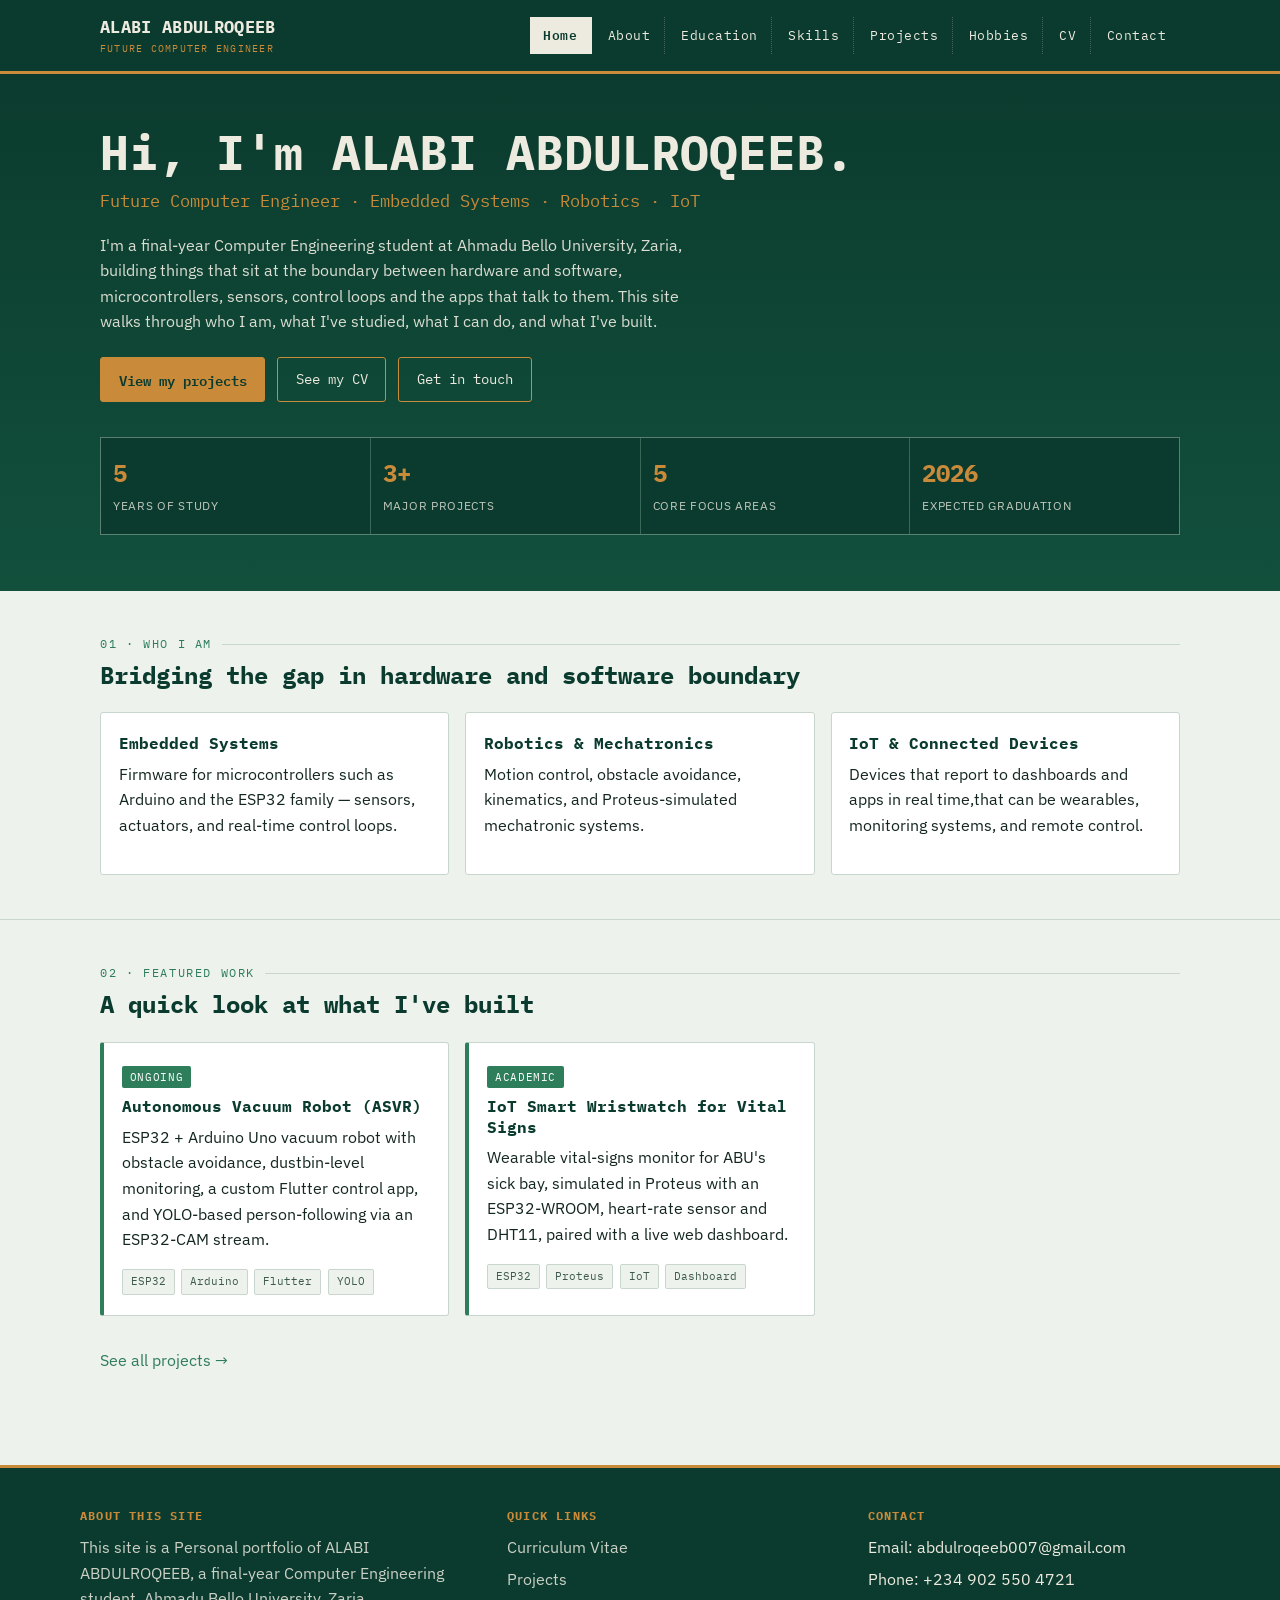
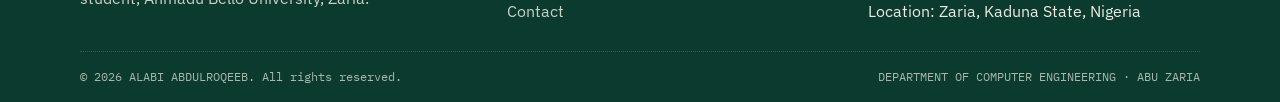
<file: index.html>
<!DOCTYPE html>
<html lang="en">
<head>
<meta charset="UTF-8">
<meta name="viewport" content="width=device-width, initial-scale=1.0">
<title>ALABI ABDULROQEEB  Future Computer Engineer</title>
<meta name="description" content="Personal portfolio of a final-year Electrical/Computer Engineering student at Ahmadu Bello University, Zaria.">
<link rel="stylesheet" href="assets/css/style.css">
</head>
<body>
<a class="skip-link" href="#main">Skip to main content</a>

<header class="site-header">
  <div class="header-bar">
    <a class="brand" href="index.html">ALABI ABDULROQEEB<small>Future Computer Engineer</small></a>
    <input type="checkbox" id="nav-toggle" class="nav-toggle">
    <label for="nav-toggle" class="nav-toggle-label"><span class="open-icon">MENU&nbsp;☰</span><span class="close-icon">CLOSE&nbsp;✕</span></label>
    <nav class="site-nav" aria-label="Primary">
      <ul>
        <li><a href="index.html" aria-current="page">Home</a></li>
        <li><a href="about.html">About</a></li>
        <li><a href="education.html">Education</a></li>
        <li><a href="skills.html">Skills</a></li>
        <li><a href="projects.html">Projects</a></li>
        <li><a href="hobbies.html">Hobbies</a></li>
        <li><a href="cv.html">CV</a></li>
        <li><a href="contact.html">Contact</a></li>
      </ul>
    </nav>
  </div>
</header>

<main id="main">

  <section class="hero">
    <div class="container">
     <!-- <p class="boot">&gt; booting portfolio wait a minute...<br>
&gt; Loading profile: <span class="ed">ALABI ABDULROQEEB</span><br>
&gt; Institution: Ahmadu Bello University, Zaria<br>
&gt; Programme:Computer Engineering, Final Year<br>
&gt; Status: READY<span class="cursor">_</span></p>
-->
      <h1>Hi, I'm <span class="ed">ALABI ABDULROQEEB</span>.</h1>
      <p class="role">Future Computer Engineer · Embedded Systems · Robotics · IoT</p>
      <p class="lede">I'm a final-year Computer Engineering student at Ahmadu Bello University, Zaria, building things that sit at the boundary between hardware and software,  microcontrollers, sensors, control loops and the apps that talk to them. This site walks through who I am, what I've studied, what I can do, and what I've built.</p>

      <div class="hero-actions">
        <a class="btn btn-primary" href="projects.html">View my projects</a>
        <a class="btn btn-ghost" href="cv.html">See my CV</a>
        <a class="btn btn-ghost" href="contact.html">Get in touch</a>
      </div>

      <div class="pin-stats">
        <div><span class="num ed">5</span><span class="label">Years of Study</span></div>
        <div><span class="num ed">3+</span><span class="label">Major Projects</span></div>
        <div><span class="num">5</span><span class="label">Core Focus Areas</span></div>
        <div><span class="num ed">2026</span><span class="label">Expected Graduation</span></div>
      </div>
    </div>
  </section>

  <section class="section">
    <div class="container">
      <p class="section-label">01 · Who I Am</p>
      <h2>Bridging the gap in hardware and software boundary</h2>
      <div class="chip-grid">
        <article class="ic-card">
          <h3>Embedded Systems</h3>
          <p>Firmware for microcontrollers such as Arduino and the ESP32 family — sensors, actuators, and real-time control loops.</p>
        </article>
        <article class="ic-card">
          <h3>Robotics &amp; Mechatronics</h3>
          <p>Motion control, obstacle avoidance, kinematics, and Proteus-simulated mechatronic systems.</p>
        </article>
        <article class="ic-card">
          <h3>IoT &amp; Connected Devices</h3>
          <p>Devices that report to dashboards and apps in real time,that can be wearables, monitoring systems, and remote control.</p>
        </article>
      </div>
    </div>
  </section>

  <section class="section">
    <div class="container">
      <p class="section-label">02 · Featured Work</p>
      <h2>A quick look at what I've built</h2>
      <div class="chip-grid">
        <article class="ic-card project">
          <span class="status">Ongoing</span>
          <h3>Autonomous Vacuum Robot (ASVR)</h3>
          <p>ESP32 + Arduino Uno vacuum robot with obstacle avoidance, dustbin-level monitoring, a custom Flutter control app, and YOLO-based person-following via an ESP32-CAM stream.</p>
          <div class="tag-row"><span class="tag">ESP32</span><span class="tag">Arduino</span><span class="tag">Flutter</span><span class="tag">YOLO</span></div>
        </article>
        <article class="ic-card project">
          <span class="status">Academic</span>
          <h3>IoT Smart Wristwatch for Vital Signs</h3>
          <p>Wearable vital-signs monitor for ABU's sick bay, simulated in Proteus with an ESP32-WROOM, heart-rate sensor and DHT11, paired with a live web dashboard.</p>
          <div class="tag-row"><span class="tag">ESP32</span><span class="tag">Proteus</span><span class="tag">IoT</span><span class="tag">Dashboard</span></div>
        </article>
      </div>
      <p class="mt-lg"><a href="projects.html">See all projects →</a></p>
    </div>
  </section>

</main>

<footer class="site-footer">
  <div class="container footer-grid">
    <div>
      <h4>About this site</h4>
      <p>This site is a Personal portfolio of <span class="ed"> ALABI ABDULROQEEB</span>, a final-year Computer Engineering student, Ahmadu Bello University, Zaria.</p>
    </div>
    <div>
      <h4>Quick Links</h4>
      <ul>
        <li><a href="cv.html">Curriculum Vitae</a></li>
        <li><a href="projects.html">Projects</a></li>
        <li><a href="contact.html">Contact</a></li>
      </ul>
    </div>
    <div>
      <h4>Contact</h4>
      <ul>
        <li>Email: <span class="ed">abdulroqeeb007@gmail.com</span></li>
        <li>Phone: <span class="ed">+234 902 550 4721</span></li>
        <li>Location: Zaria, Kaduna State, Nigeria</li>
      </ul>
    </div>
  </div>
  <div class="container footer-strip">
    <span>&copy; <span class="ed">2026</span> ALABI ABDULROQEEB. All rights reserved.</span>
    <span>DEPARTMENT OF COMPUTER ENGINEERING · ABU ZARIA</span>
  </div>
</footer>

</body>
</html>
</file>
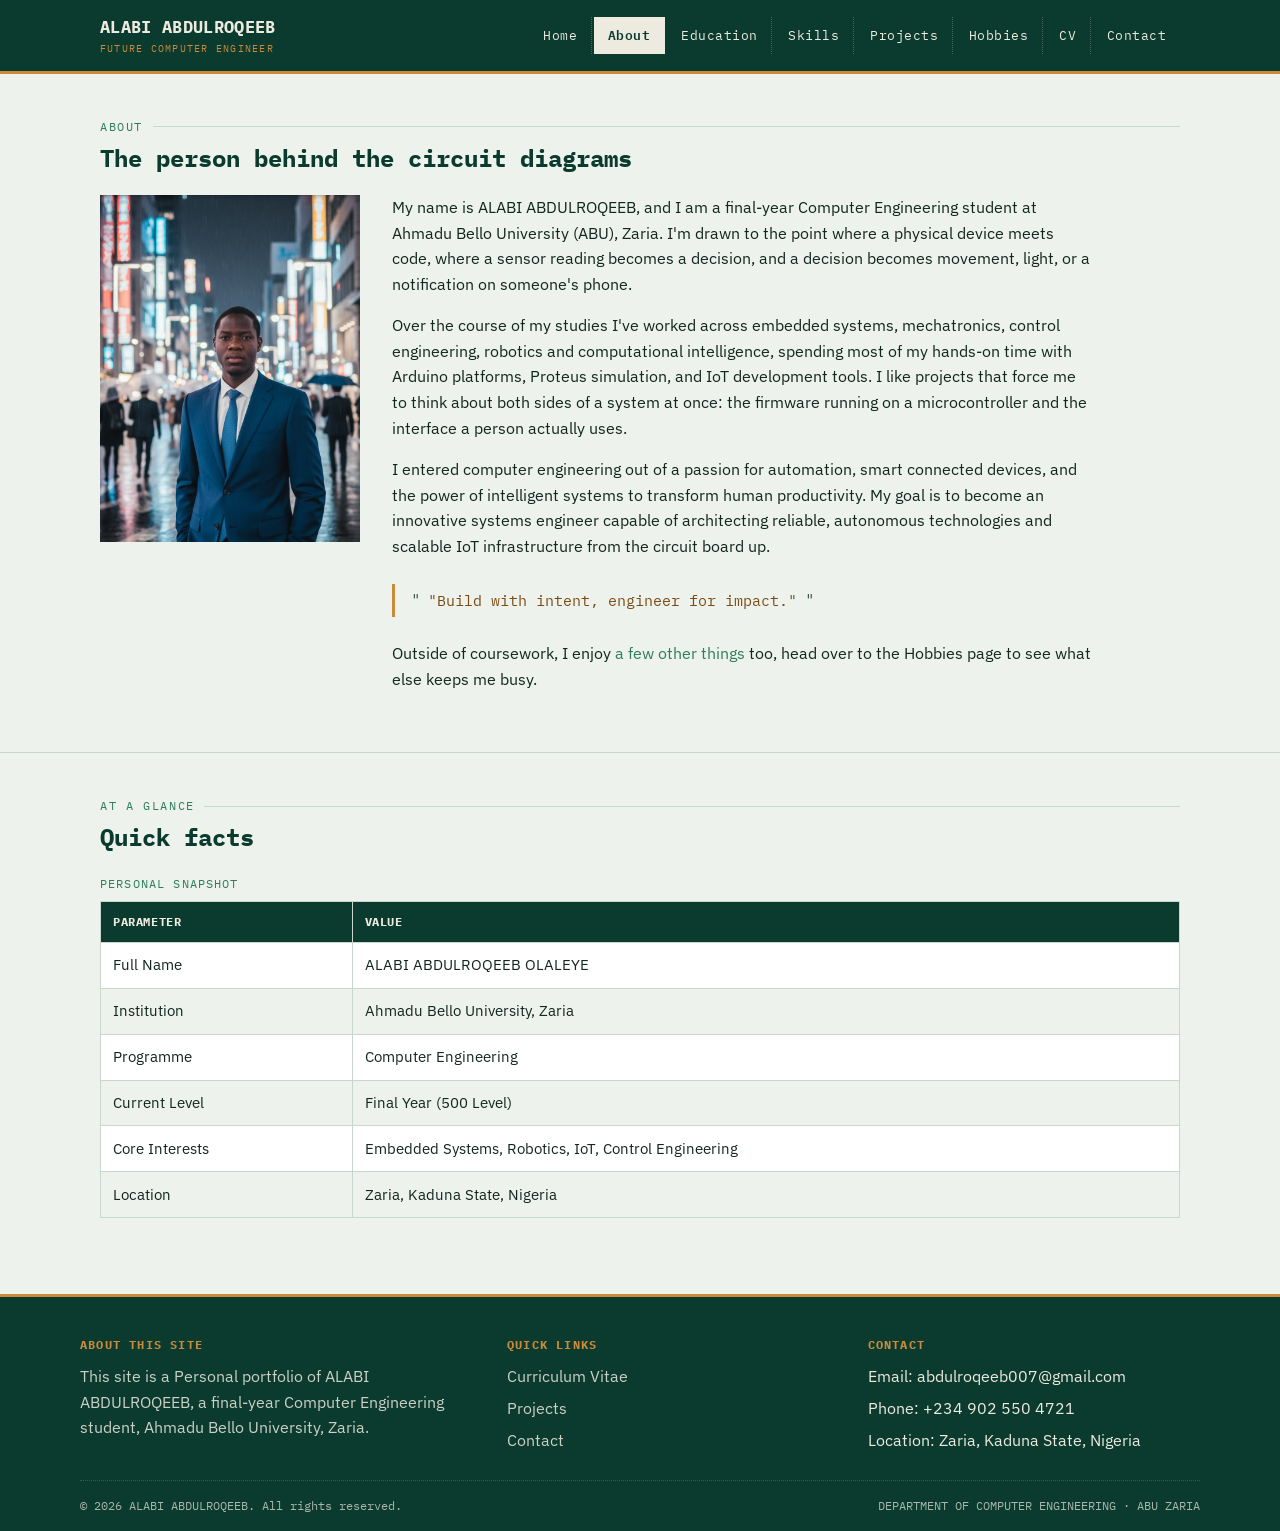
<file: about.html>
<!DOCTYPE html>
<html lang="en">
<head>
<meta charset="UTF-8">
<meta name="viewport" content="width=device-width, initial-scale=1.0">
<title>About</title>
<meta name="description" content="About page introducing a final-year Electrical/Computer Engineering student at Ahmadu Bello University, Zaria.">
<link rel="stylesheet" href="assets/css/style.css">
</head>
<body>
<a class="skip-link" href="#main">Skip to main content</a>

<header class="site-header">
  <div class="header-bar">
    <a class="brand" href="index.html">ALABI ABDULROQEEB<small>Future Computer Engineer</small></a>
    <input type="checkbox" id="nav-toggle" class="nav-toggle">
    <label for="nav-toggle" class="nav-toggle-label"><span class="open-icon">MENU&nbsp;☰</span><span class="close-icon">CLOSE&nbsp;✕</span></label>
    <nav class="site-nav" aria-label="Primary">
      <ul>
        <li><a href="index.html">Home</a></li>
        <li><a href="about.html" aria-current="page">About</a></li>
        <li><a href="education.html">Education</a></li>
        <li><a href="skills.html">Skills</a></li>
        <li><a href="projects.html">Projects</a></li>
        <li><a href="hobbies.html">Hobbies</a></li>
        <li><a href="cv.html">CV</a></li>
        <li><a href="contact.html">Contact</a></li>
      </ul>
    </nav>
  </div>
</header>

<main id="main">
  <section class="section">
    <div class="container">
      <p class="section-label">About</p>
      <h2>The person behind the circuit diagrams</h2>

      <div style="display:flex;gap:2rem;grid-template-columns:1fr;">
        <div class="padplaceholder" style="max-width:260px;">
          <div>
            <img src="assets/images/profile.jpg" alt="Abdulroqeeb_img">
          </div>
        </div>
        <div class="lede-block">
          <p>My name is <span class="ed">ALABI ABDULROQEEB</span>, and I am a final-year Computer Engineering student at Ahmadu Bello University (ABU), Zaria. I'm drawn to the point where a physical device meets code, where a sensor reading becomes a decision, and a decision becomes movement, light, or a notification on someone's phone.</p>
          <p>Over the course of my studies I've worked across embedded systems, mechatronics, control engineering, robotics and computational intelligence, spending most of my hands-on time with Arduino platforms, Proteus simulation, and IoT development tools. I like projects that force me to think about both sides of a system at once: the firmware running on a microcontroller and the interface a person actually uses.</p>
          <p><span class="ed">I entered computer engineering out of a passion for automation, smart connected devices, and the power of intelligent systems to transform human productivity. My goal is to become an innovative systems engineer capable of architecting reliable, autonomous technologies and scalable IoT infrastructure from the circuit board up.</span></p>

          <blockquote style="border-left:3px solid var(--copper); margin:1.5rem 0; padding:.25rem 0 .25rem 1rem; font-family:var(--font-mono); color:var(--ink-soft);">
            "<span class="fillme">"Build with intent, engineer for impact."</span>"
          </blockquote>

          <p>Outside of coursework, I enjoy <a href="hobbies.html">a few other things</a> too, head over to the Hobbies page to see what else keeps me busy.</p>
        </div>
      </div>
    </div>
  </section>

  <section class="section">
    <div class="container">
      <p class="section-label">At a Glance</p>
      <h2>Quick facts</h2>
      <div class="table-wrap">
        <table class="datasheet">
          <caption>Personal Snapshot</caption>
          <thead>
            <tr><th>Parameter</th><th>Value</th></tr>
          </thead>
          <tbody>
            <tr><td>Full Name</td><td class="ed">ALABI ABDULROQEEB OLALEYE</td></tr>
            <tr><td>Institution</td><td>Ahmadu Bello University, Zaria</td></tr>
            <tr><td>Programme</td><td>Computer Engineering</td></tr>
            <tr><td>Current Level</td><td class="ed">Final Year (500 Level)</td></tr>
            <tr><td>Core Interests</td><td>Embedded Systems, Robotics, IoT, Control Engineering</td></tr>
            <tr><td>Location</td><td>Zaria, Kaduna State, Nigeria</td></tr>
          </tbody>
        </table>
      </div>
    </div>
  </section>
</main>

<footer class="site-footer">
  <div class="container footer-grid">
    <div>
      <h4>About this site</h4>
      <p>This site is a Personal portfolio of <span class="ed">ALABI ABDULROQEEB</span>, a final-year Computer Engineering student, Ahmadu Bello University, Zaria.</p>
    </div>
    <div>
      <h4>Quick Links</h4>
      <ul>
        <li><a href="cv.html">Curriculum Vitae</a></li>
        <li><a href="projects.html">Projects</a></li>
        <li><a href="contact.html">Contact</a></li>
      </ul>
    </div>
    <div>
      <h4>Contact</h4>
      <ul>
        <li>Email: <span class="ed">abdulroqeeb007@gmail.com</span></li>
        <li>Phone: <span class="ed">+234 902 550 4721</span></li>
        <li>Location: Zaria, Kaduna State, Nigeria</li>
      </ul>
    </div>
  </div>
  <div class="container footer-strip">
    <span>&copy; <span class="ed">2026</span> ALABI ABDULROQEEB. All rights reserved.</span>
    <span>DEPARTMENT OF COMPUTER ENGINEERING · ABU ZARIA</span>
  </div>
</footer>

</body>
</html>
</file>
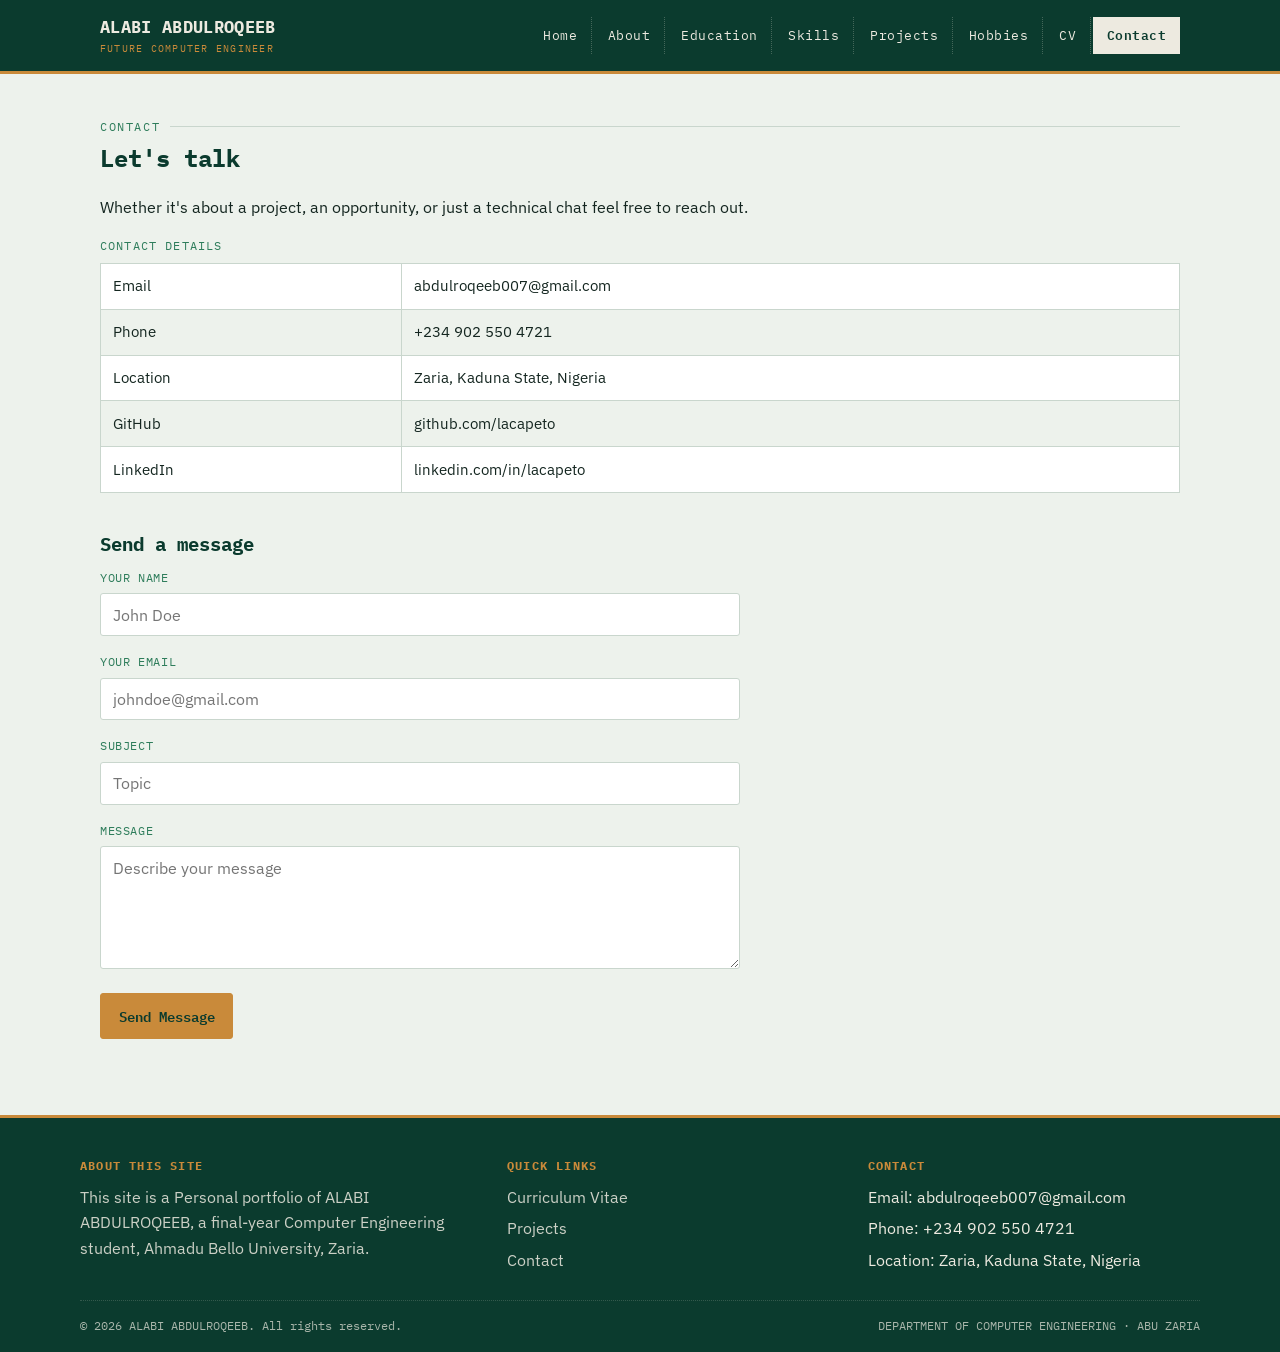
<file: contact.html>
<!DOCTYPE html>
<html lang="en">
<head>
<meta charset="UTF-8">
<meta name="viewport" content="width=device-width, initial-scale=1.0">
<title>Contact</title>
<meta name="description" content="Contact page for a final-year Electrical/Computer Engineering student.">
<link rel="stylesheet" href="assets/css/style.css">
</head>
<body>
<a class="skip-link" href="#main">Skip to main content</a>

<header class="site-header">
  <div class="header-bar">
    <a class="brand" href="index.html">ALABI ABDULROQEEB<small>Future Computer Engineer</small></a>
    <input type="checkbox" id="nav-toggle" class="nav-toggle">
    <label for="nav-toggle" class="nav-toggle-label"><span class="open-icon">MENU&nbsp;☰</span><span class="close-icon">CLOSE&nbsp;✕</span></label>
    <nav class="site-nav" aria-label="Primary">
      <ul>
        <li><a href="index.html">Home</a></li>
        <li><a href="about.html">About</a></li>
        <li><a href="education.html">Education</a></li>
        <li><a href="skills.html">Skills</a></li>
        <li><a href="projects.html">Projects</a></li>
        <li><a href="hobbies.html">Hobbies</a></li>
        <li><a href="cv.html">CV</a></li>
        <li><a href="contact.html" aria-current="page">Contact</a></li>
      </ul>
    </nav>
  </div>
</header>

<main id="main">
  <section class="section">
    <div class="container">
      <p class="section-label">Contact</p>
      <h2>Let's talk</h2>
      <p class="lede-block">Whether it's about a project, an opportunity, or just a technical chat feel free to reach out.</p>

      <div style="display:grid;gap:2.5rem;grid-template-columns:1fr;">

        <div class="table-wrap">
          <table class="datasheet">
            <caption>Contact Details</caption>
            <tbody>
              <tr><td>Email</td><td class="ed">abdulroqeeb007@gmail.com</td></tr>
              <tr><td>Phone</td><td class="ed">+234 902 550 4721</td></tr>
              <tr><td>Location</td><td>Zaria, Kaduna State, Nigeria</td></tr>
              <tr><td>GitHub</td><td class="ed">github.com/lacapeto</td></tr>
              <tr><td>LinkedIn</td><td class="ed">linkedin.com/in/lacapeto</td></tr>
            </tbody>
          </table>
        </div>

        <div>
          <h3>Send a message</h3>
          <form class="form-grid" action="mailto:abdulroqeeb007@gmail.com" method="post" enctype="text/plain">
            <div class="field">
              <label for="name">Your Name</label>
              <input type="text" id="name" name="name" placeholder="John Doe" required>
            </div>
            <div class="field">
              <label for="email">Your Email</label>
              <input type="email" id="email" name="email" placeholder="johndoe@gmail.com" required>
            </div>
            <div class="field">
              <label for="subject">Subject</label>
              <input type="text" id="subject" name="subject" placeholder="Topic" >
            </div>
            <div class="field">
              <label for="message">Message</label>
              <textarea id="message" name="message" rows="5" placeholder="Describe your message" required></textarea>
            </div>
            <div>
              <button class="btn btn-primary" type="submit">Send Message</button>
            </div>
          </form>
        </div>

      </div>
    </div>
  </section>
</main>


<footer class="site-footer">
  <div class="container footer-grid">
    <div>
      <h4>About this site</h4>
      <p>This site is a Personal portfolio of <span class="ed">ALABI ABDULROQEEB</span>, a final-year Computer Engineering student, Ahmadu Bello University, Zaria.</p>
    </div>
    <div>
      <h4>Quick Links</h4>
      <ul>
        <li><a href="cv.html">Curriculum Vitae</a></li>
        <li><a href="projects.html">Projects</a></li>
        <li><a href="contact.html">Contact</a></li>
      </ul>
    </div>
    <div>
      <h4>Contact</h4>
      <ul>
        <li>Email: <span class="ed">abdulroqeeb007@gmail.com</span></li>
        <li>Phone: <span class="ed">+234 902 550 4721</span></li>
        <li>Location: Zaria, Kaduna State, Nigeria</li>
      </ul>
    </div>
  </div>
  <div class="container footer-strip">
    <span>&copy; <span class="ed">2026</span> ALABI ABDULROQEEB. All rights reserved.</span>
    <span>DEPARTMENT OF COMPUTER ENGINEERING · ABU ZARIA</span>
  </div>
</footer>

</body>
</html>
</file>
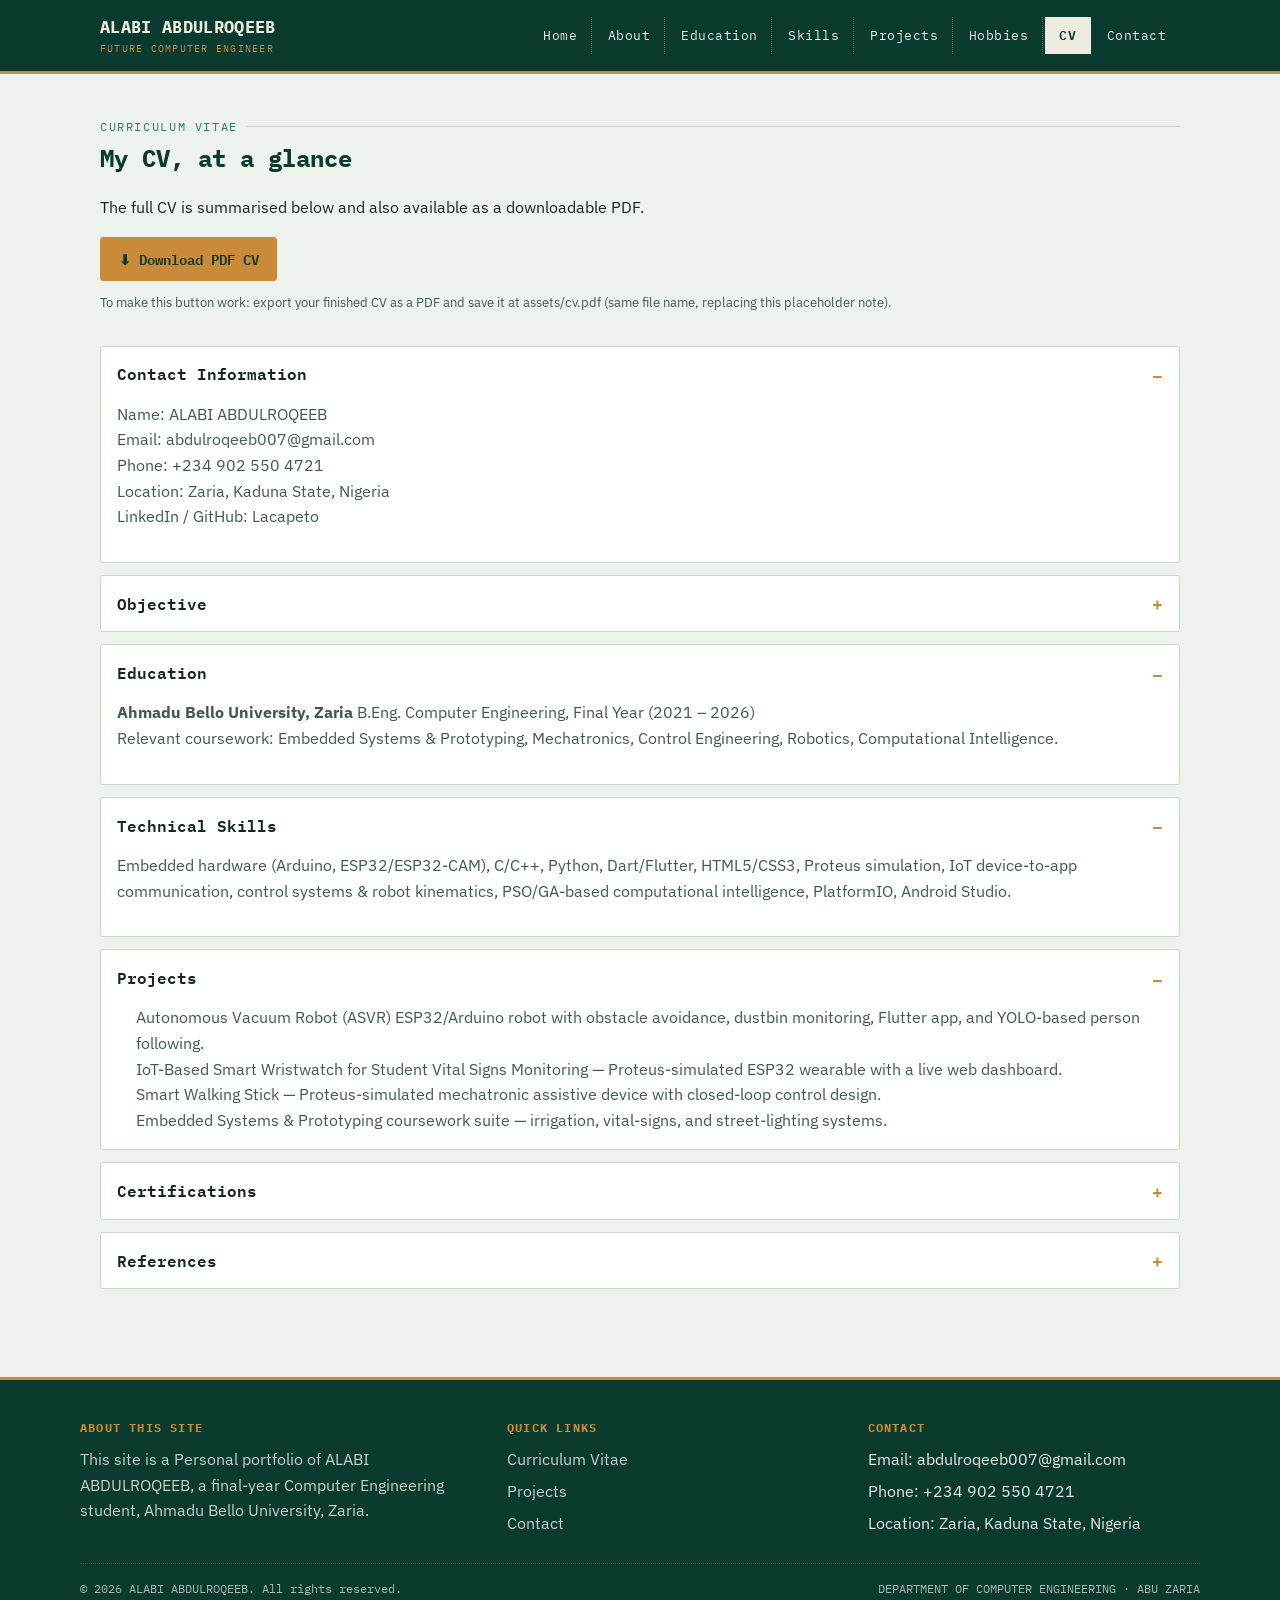
<file: cv.html>
<!DOCTYPE html>
<html lang="en">
<head>
<meta charset="UTF-8">
<meta name="viewport" content="width=device-width, initial-scale=1.0">
<title>Curriculum Vitae</title>
<meta name="description" content="Curriculum Vitae of a final-year Electrical/Computer Engineering student.">
<link rel="stylesheet" href="assets/css/style.css">
</head>
<body>
<a class="skip-link" href="#main">Skip to main content</a>

<header class="site-header">
  <div class="header-bar">
    <a class="brand" href="index.html">ALABI ABDULROQEEB<small>Future Computer Engineer</small></a>
    <input type="checkbox" id="nav-toggle" class="nav-toggle">
    <label for="nav-toggle" class="nav-toggle-label"><span class="open-icon">MENU&nbsp;☰</span><span class="close-icon">CLOSE&nbsp;✕</span></label>
    <nav class="site-nav" aria-label="Primary">
      <ul>
        <li><a href="index.html">Home</a></li>
        <li><a href="about.html">About</a></li>
        <li><a href="education.html">Education</a></li>
        <li><a href="skills.html">Skills</a></li>
        <li><a href="projects.html">Projects</a></li>
        <li><a href="hobbies.html">Hobbies</a></li>
        <li><a href="cv.html" aria-current="page">CV</a></li>
        <li><a href="contact.html">Contact</a></li>
      </ul>
    </nav>
  </div>
</header>

<main id="main">
  <section class="section">
    <div class="container">
      <p class="section-label">Curriculum Vitae</p>
      <h2>My CV, at a glance</h2>
      <p class="lede-block">The full CV is summarised below and also available as a downloadable PDF.</p>

      <p>
        <a class="btn btn-primary" href="assets/cv.pdf" download>⬇ Download PDF CV</a>
      </p>
      <p class="hint">To make this button work: export your finished CV as a PDF and save it at <span class="ed">assets/cv.pdf</span> (same file name, replacing this placeholder note).</p>

      <div class="mt-lg">

        <details class="accordion" open>
          <summary>Contact Information</summary>
          <div class="accordion-body">
            <p>Name: <span class="ed">ALABI ABDULROQEEB</span><br>
            Email: <span class="ed">abdulroqeeb007@gmail.com</span><br>
            Phone: <span class="ed">+234 902 550 4721</span><br>
            Location: Zaria, Kaduna State, Nigeria<br>
            LinkedIn / GitHub: <span class="ed">Lacapeto</span></p>
          </div>
        </details>

        <details class="accordion">
          <summary>Objective</summary>
          <div class="accordion-body">
            <p class="ed">I am seeking an Embedded Systems Engineer position where I can design, optimize, and deploy robust hardware-software architectures for real-world devices.
		With a strong background in low-level C/C++ firmware development, microcontroller integration (ESP32/Arduino), and rapid prototyping, 
		I bring end-to-end expertise spanning schematic simulation, circuit wiring, and system-level debugging.
		My hands-on experience bridging physical sensors and motor controls with scalable IoT communication protocols allows me to build efficient, production-ready solutions from the circuit board up.</p>
          </div>
        </details>

        <details class="accordion" open>
          <summary>Education</summary>
          <div class="accordion-body">
            <p><strong>Ahmadu Bello University, Zaria</strong>  B.Eng. Computer Engineering, Final Year (<span class="ed">2021 – 2026</span>)<br>
            Relevant coursework: Embedded Systems &amp; Prototyping, Mechatronics, Control Engineering, Robotics, Computational Intelligence.</p>
          </div>
        </details>

        <details class="accordion" open>
          <summary>Technical Skills</summary>
          <div class="accordion-body">
            <p>Embedded hardware (Arduino, ESP32/ESP32-CAM), C/C++, Python, Dart/Flutter, HTML5/CSS3, Proteus simulation, IoT device-to-app communication, control systems &amp; robot kinematics, PSO/GA-based computational intelligence, PlatformIO, Android Studio.</p>
          </div>
        </details>

        <details class="accordion" open>
          <summary>Projects</summary>
          <div class="accordion-body">
            <ul style="list-style:disc; padding-left:1.2rem;">
              <li>Autonomous Vacuum Robot (ASVR)  ESP32/Arduino robot with obstacle avoidance, dustbin monitoring, Flutter app, and YOLO-based person following.</li>
              <li>IoT-Based Smart Wristwatch for Student Vital Signs Monitoring — Proteus-simulated ESP32 wearable with a live web dashboard.</li>
              <li>Smart Walking Stick — Proteus-simulated mechatronic assistive device with closed-loop control design.</li>
              <li>Embedded Systems &amp; Prototyping coursework suite — irrigation, vital-signs, and street-lighting systems.</li>
            </ul>
          </div>
        </details>

        <details class="accordion">
          <summary>Certifications</summary>
          <div class="accordion-body">
            <p>Introduction to HTML &amp; CSS — Cisco Networking Academy.<br>
            <span class=ed>Introduction to Cybersecurity — Cisco Networking Academy.</span></p>
          </div>
        </details>

        <details class="accordion">
          <summary>References</summary>
          <div class="accordion-body">
            <p class="ed">Abdulroqeeb Olaleye +234 902 550 4721.</p>
	    <p class="ed">+234 902 550 4721.</p>
          </div>
        </details>

      </div>
    </div>
  </section>
</main>

<footer class="site-footer">
  <div class="container footer-grid">
    <div>
      <h4>About this site</h4>
      <p>This site is a Personal portfolio of <span class="ed">ALABI ABDULROQEEB</span>, a final-year Computer Engineering student, Ahmadu Bello University, Zaria.</p>
    </div>
    <div>
      <h4>Quick Links</h4>
      <ul>
        <li><a href="cv.html">Curriculum Vitae</a></li>
        <li><a href="projects.html">Projects</a></li>
        <li><a href="contact.html">Contact</a></li>
      </ul>
    </div>
    <div>
      <h4>Contact</h4>
      <ul>
        <li>Email: <span class="ed">abdulroqeeb007@gmail.com</span></li>
        <li>Phone: <span class="ed">+234 902 550 4721</span></li>
        <li>Location: Zaria, Kaduna State, Nigeria</li>
      </ul>
    </div>
  </div>
  <div class="container footer-strip">
    <span>&copy; <span class="ed">2026</span> ALABI ABDULROQEEB. All rights reserved.</span>
    <span>DEPARTMENT OF COMPUTER ENGINEERING · ABU ZARIA</span>
  </div>
</footer>

</body>
</html>
</file>
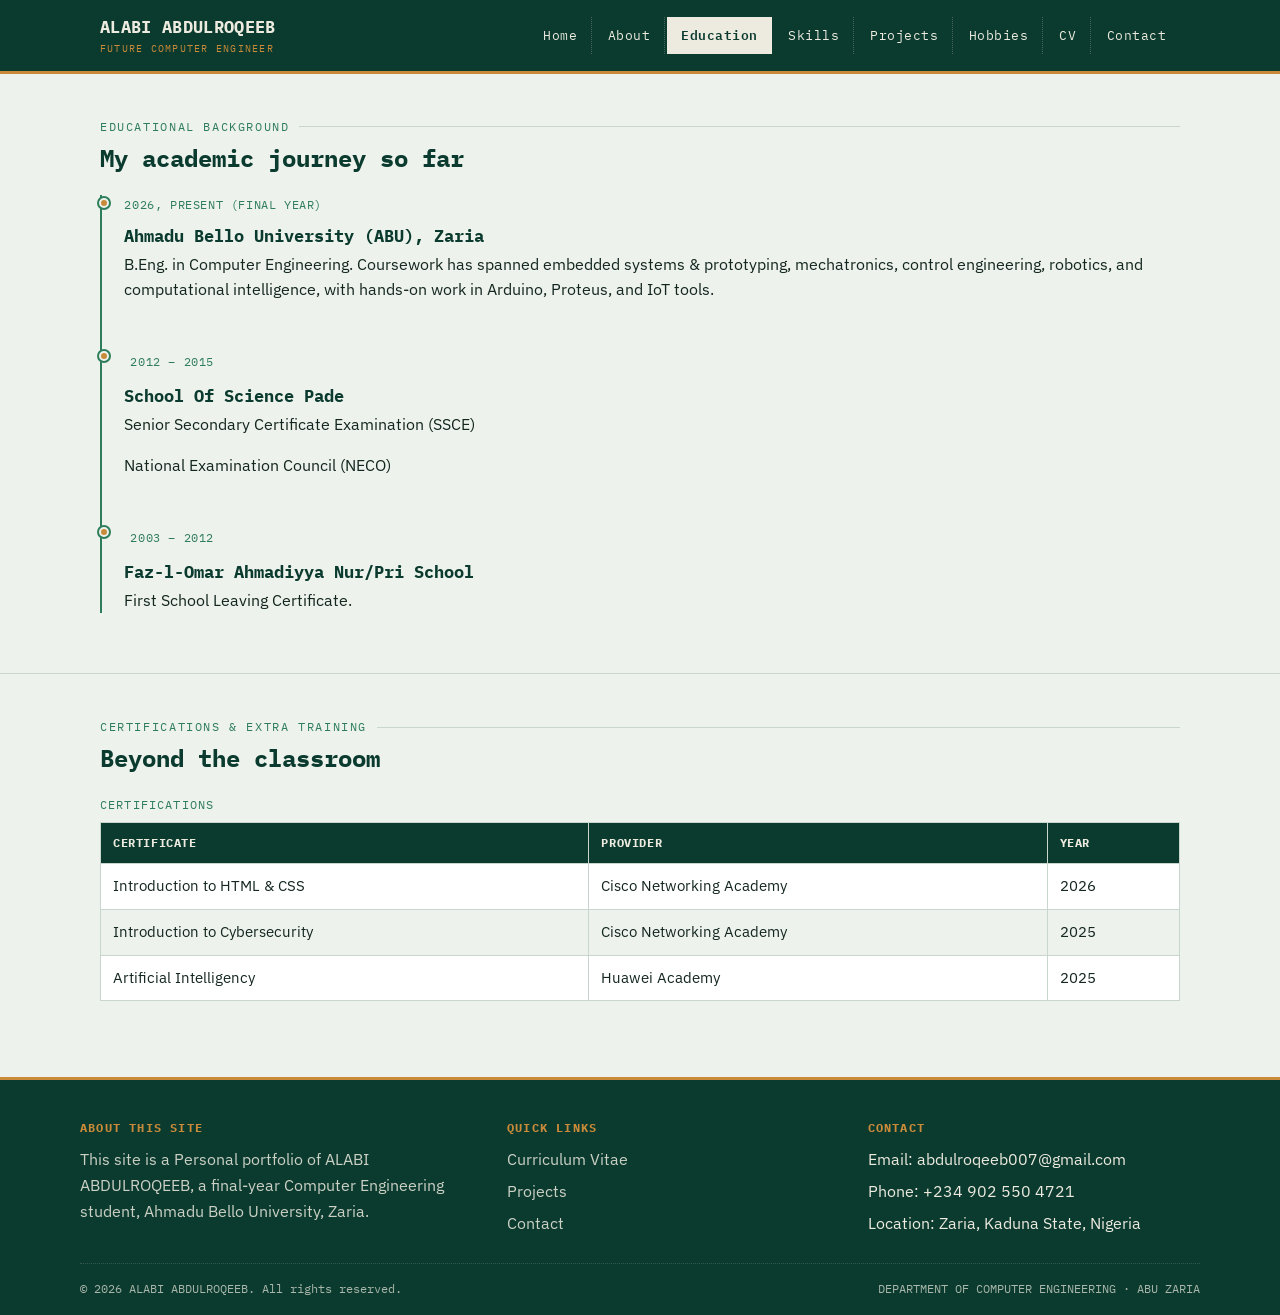
<file: education.html>
<!DOCTYPE html>
<html lang="en">
<head>
<meta charset="UTF-8">
<meta name="viewport" content="width=device-width, initial-scale=1.0">
<title>Educational Background</title>
<meta name="description" content="Educational background of a final-year Electrical/Computer Engineering student at Ahmadu Bello University, Zaria.">
<link rel="stylesheet" href="assets/css/style.css">
</head>
<body>
<a class="skip-link" href="#main">Skip to main content</a>

<header class="site-header">
  <div class="header-bar">
    <a class="brand" href="index.html">ALABI ABDULROQEEB<small>Future Computer Engineer</small></a>
    <input type="checkbox" id="nav-toggle" class="nav-toggle">
    <label for="nav-toggle" class="nav-toggle-label"><span class="open-icon">MENU&nbsp;☰</span><span class="close-icon">CLOSE&nbsp;✕</span></label>
    <nav class="site-nav" aria-label="Primary">
      <ul>
        <li><a href="index.html">Home</a></li>
        <li><a href="about.html">About</a></li>
        <li><a href="education.html" aria-current="page">Education</a></li>
        <li><a href="skills.html">Skills</a></li>
        <li><a href="projects.html">Projects</a></li>
        <li><a href="hobbies.html">Hobbies</a></li>
        <li><a href="cv.html">CV</a></li>
        <li><a href="contact.html">Contact</a></li>
      </ul>
    </nav>
  </div>
</header>

<main id="main">
  <section class="section">
    <div class="container">
      <p class="section-label">Educational Background</p>
      <h2>My academic journey so far</h2>

      <div class="timeline">
        <div class="timeline-item">
          <p class="when">2026, Present (Final Year)</p>
          <h3>Ahmadu Bello University (ABU), Zaria</h3>
          <p>B.Eng. in Computer Engineering. Coursework has spanned embedded systems &amp; prototyping, mechatronics, control engineering, robotics, and computational intelligence, with hands-on work in Arduino, Proteus, and IoT tools.</p>
    
        </div>

        <div class="timeline-item">
          <p class="when fillme">2012 – 2015</p>
          <h3 class="ed">School Of Science Pade</h3>
          <p class="ed"> Senior Secondary Certificate Examination (SSCE)</p>
          <p class="ed"> National Examination Council (NECO)</p>
        </div>

        <div class="timeline-item">
          <p class="when fillme">2003 – 2012</p>
          <h3 class="ed">Faz-l-Omar Ahmadiyya Nur/Pri School</h3>
          <p class="ed">First School Leaving Certificate.</p>
        </div>
      </div>
    </div>
  </section>

  <section class="section">
    <div class="container">
      <p class="section-label">Certifications &amp; Extra Training</p>
      <h2>Beyond the classroom</h2>
      <div class="table-wrap">
        <table class="datasheet">
          <caption>Certifications</caption>
          <thead><tr><th>Certificate</th><th>Provider</th><th>Year</th></tr></thead>
          <tbody>
            <tr><td>Introduction to HTML &amp; CSS</td><td>Cisco Networking Academy</td><td class="ed">2026</td></tr>
            <tr><td class="ed">Introduction to Cybersecurity</td><td class="ed">Cisco Networking Academy</td><td class="ed">2025</td></tr>
            <tr><td class="ed">Artificial Intelligency</td><td class="ed">Huawei Academy</td><td class="ed">2025</td></tr>
          </tbody>
        </table>
      </div>
    </div>
  </section>
</main>


<footer class="site-footer">
  <div class="container footer-grid">
    <div>
      <h4>About this site</h4>
      <p>This site is a Personal portfolio of <span class="ed">ALABI ABDULROQEEB</span>, a final-year Computer Engineering student, Ahmadu Bello University, Zaria.</p>
    </div>
    <div>
      <h4>Quick Links</h4>
      <ul>
        <li><a href="cv.html">Curriculum Vitae</a></li>
        <li><a href="projects.html">Projects</a></li>
        <li><a href="contact.html">Contact</a></li>
      </ul>
    </div>
    <div>
      <h4>Contact</h4>
      <ul>
        <li>Email: <span class="ed">abdulroqeeb007@gmail.com</span></li>
        <li>Phone: <span class="ed">+234 902 550 4721</span></li>
        <li>Location: Zaria, Kaduna State, Nigeria</li>
      </ul>
    </div>
  </div>
  <div class="container footer-strip">
    <span>&copy; <span class="ed">2026</span> ALABI ABDULROQEEB. All rights reserved.</span>
    <span>DEPARTMENT OF COMPUTER ENGINEERING · ABU ZARIA</span>
  </div>
</footer>

</body>
</html>
</file>
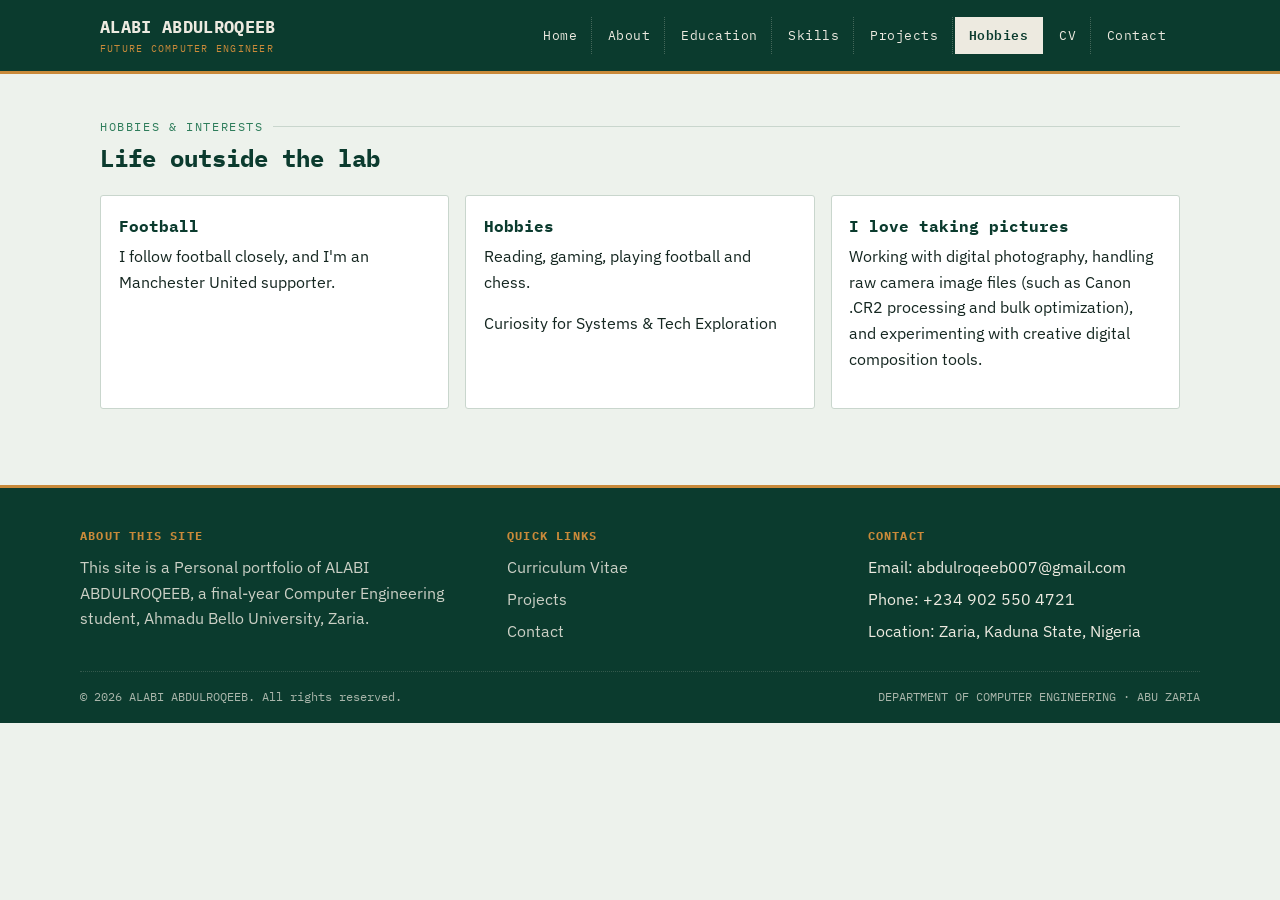
<file: hobbies.html>
<!DOCTYPE html>
<html lang="en">
<head>
<meta charset="UTF-8">
<meta name="viewport" content="width=device-width, initial-scale=1.0">
<title>Hobbies &amp; Interests</title>
<meta name="description" content="Hobbies and interests page.">
<link rel="stylesheet" href="assets/css/style.css">
</head>
<body>
<a class="skip-link" href="#main">Skip to main content</a>

<header class="site-header">
  <div class="header-bar">
    <a class="brand" href="index.html">ALABI ABDULROQEEB<small>Future Computer Engineer</small></a>
    <input type="checkbox" id="nav-toggle" class="nav-toggle">
    <label for="nav-toggle" class="nav-toggle-label"><span class="open-icon">MENU&nbsp;☰</span><span class="close-icon">CLOSE&nbsp;✕</span></label>
    <nav class="site-nav" aria-label="Primary">
      <ul>
        <li><a href="index.html">Home</a></li>
        <li><a href="about.html">About</a></li>
        <li><a href="education.html">Education</a></li>
        <li><a href="skills.html">Skills</a></li>
        <li><a href="projects.html">Projects</a></li>
        <li><a href="hobbies.html" aria-current="page">Hobbies</a></li>
        <li><a href="cv.html">CV</a></li>
        <li><a href="contact.html">Contact</a></li>
      </ul>
    </nav>
  </div>
</header>

<main id="main">
  <section class="section">
    <div class="container">
      <p class="section-label">Hobbies &amp; Interests</p>
      <h2>Life outside the lab</h2>

      <div class="chip-grid">
        <article class="ic-card">
          <h3 class="ed">Football</h3>
          <p class="ed">I follow football closely, and I'm an Manchester United supporter.</p>
        </article>

        <article class="ic-card">
          <h3 class="ed">Hobbies</h3>
          <p class="ed"> Reading, gaming, playing football and chess.</p>
          <p class="ed" >Curiosity for Systems &amp; Tech Exploration</p>
        </article>

        <article class="ic-card">
          <h3 class="ed">I love taking pictures</h3>
          <p class="ed">Working with digital photography, handling raw camera image files (such as Canon .CR2 processing and bulk optimization), and experimenting with creative digital composition tools.</p>
        </article>
      </div>
    </div>
  </section>
</main>


<footer class="site-footer">
  <div class="container footer-grid">
    <div>
      <h4>About this site</h4>
      <p>This site is a Personal portfolio of <span class="ed">ALABI ABDULROQEEB</span>, a final-year Computer Engineering student, Ahmadu Bello University, Zaria.</p>
    </div>
    <div>
      <h4>Quick Links</h4>
      <ul>
        <li><a href="cv.html">Curriculum Vitae</a></li>
        <li><a href="projects.html">Projects</a></li>
        <li><a href="contact.html">Contact</a></li>
      </ul>
    </div>
    <div>
      <h4>Contact</h4>
      <ul>
        <li>Email: <span class="ed">abdulroqeeb007@gmail.com</span></li>
        <li>Phone: <span class="ed">+234 902 550 4721</span></li>
        <li>Location: Zaria, Kaduna State, Nigeria</li>
      </ul>
    </div>
  </div>
  <div class="container footer-strip">
    <span>&copy; <span class="ed">2026</span> ALABI ABDULROQEEB. All rights reserved.</span>
    <span>DEPARTMENT OF COMPUTER ENGINEERING · ABU ZARIA</span>
  </div>
</footer>

</body>
</html>
</file>
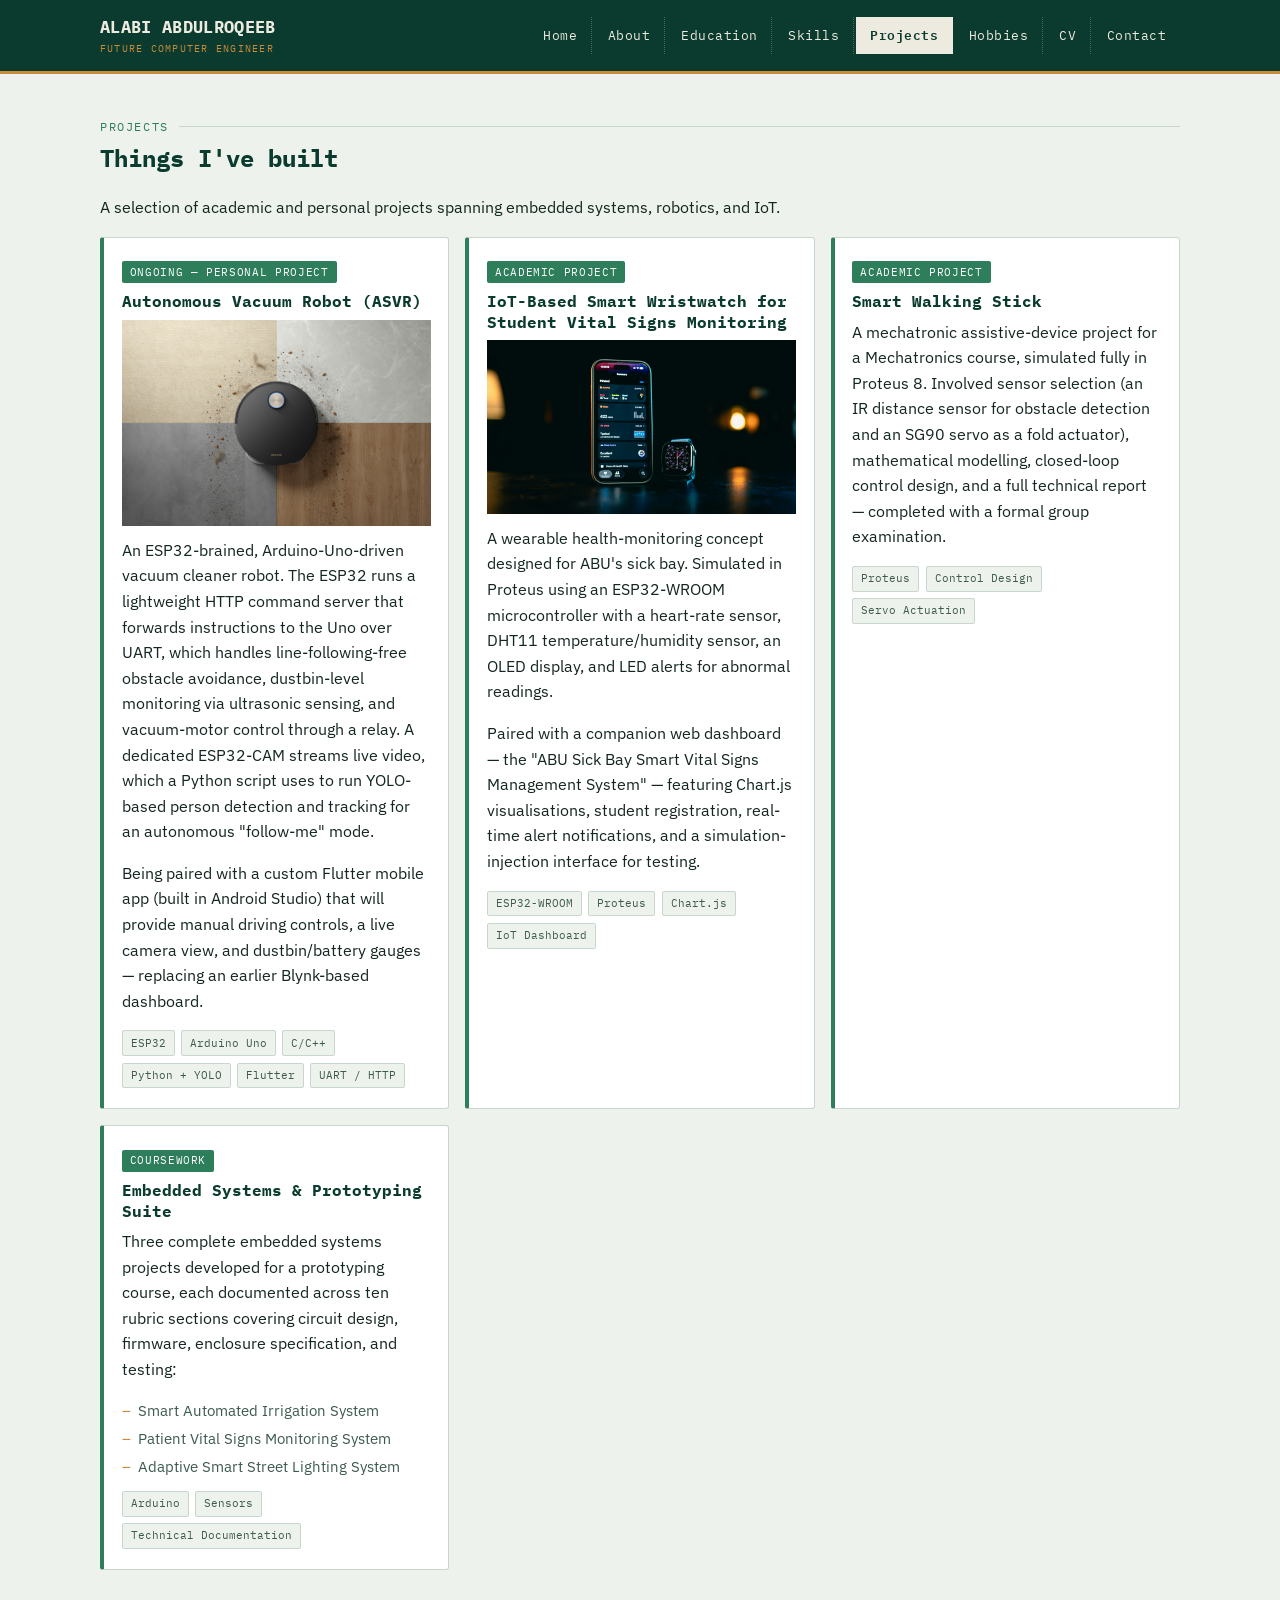
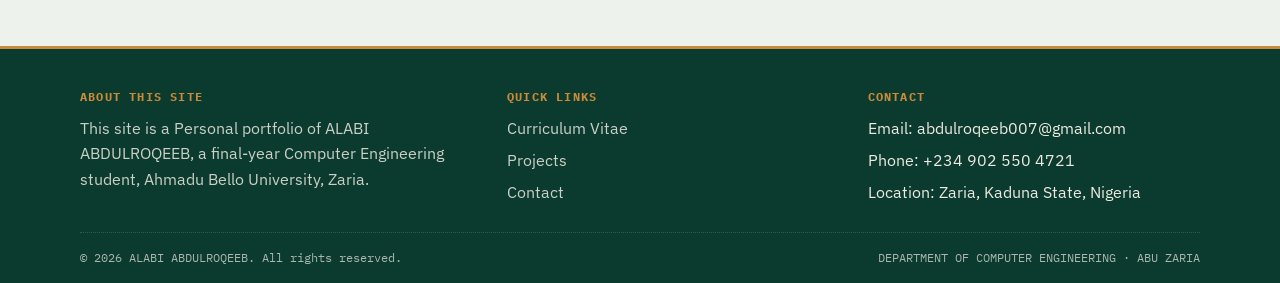
<file: projects.html>
<!DOCTYPE html>
<html lang="en">
<head>
<meta charset="UTF-8">
<meta name="viewport" content="width=device-width, initial-scale=1.0">
<title>Projects</title>
<meta name="description" content="Engineering projects by a final-year Electrical/Computer Engineering student.">
<link rel="stylesheet" href="assets/css/style.css">
</head>
<body>
<a class="skip-link" href="#main">Skip to main content</a>

<header class="site-header">
  <div class="header-bar">
    <a class="brand" href="index.html">ALABI ABDULROQEEB<small>Future Computer Engineer</small></a>
    <input type="checkbox" id="nav-toggle" class="nav-toggle">
    <label for="nav-toggle" class="nav-toggle-label"><span class="open-icon">MENU&nbsp;☰</span><span class="close-icon">CLOSE&nbsp;✕</span></label>
    <nav class="site-nav" aria-label="Primary">
      <ul>
        <li><a href="index.html">Home</a></li>
        <li><a href="about.html">About</a></li>
        <li><a href="education.html">Education</a></li>
        <li><a href="skills.html">Skills</a></li>
        <li><a href="projects.html" aria-current="page">Projects</a></li>
        <li><a href="hobbies.html">Hobbies</a></li>
        <li><a href="cv.html">CV</a></li>
        <li><a href="contact.html">Contact</a></li>
      </ul>
    </nav>
  </div>
</header>

<main id="main">
  <section class="section">
    <div class="container">
      <p class="section-label">Projects</p>
      <h2>Things I've built</h2>
      <p class="lede-block">A selection of academic and personal projects spanning embedded systems, robotics, and IoT.</p>

      <div class="chip-grid">

        <article class="ic-card project">
          <span class="status">Ongoing — Personal Project</span>
          <h3>Autonomous Vacuum Robot (ASVR)</h3>
          <div class="pad-placeholder" style="min-height:120px;margin-bottom:.75rem;">
            <div><img src="assets/images/vacuum-robot.jpg" alt="vacuum_robot"></div>
          </div>
          <p>An ESP32-brained, Arduino-Uno-driven vacuum cleaner robot. The ESP32 runs a lightweight HTTP command server that forwards instructions to the Uno over UART, which handles line-following-free obstacle avoidance, dustbin-level monitoring via ultrasonic sensing, and vacuum-motor control through a relay. A dedicated ESP32-CAM streams live video, which a Python script uses to run YOLO-based person detection and tracking for an autonomous "follow-me" mode.</p>
          <p>Being paired with a custom Flutter mobile app (built in Android Studio) that will provide manual driving controls, a live camera view, and dustbin/battery gauges — replacing an earlier Blynk-based dashboard.</p>
          <div class="tag-row">
            <span class="tag">ESP32</span><span class="tag">Arduino Uno</span><span class="tag">C/C++</span>
            <span class="tag">Python + YOLO</span><span class="tag">Flutter</span><span class="tag">UART / HTTP</span>
          </div>
          
        </article>

        <article class="ic-card project">
          <span class="status">Academic Project</span>
          <h3>IoT-Based Smart Wristwatch for Student Vital Signs Monitoring</h3>
          <div class="pad-placeholder" style="min-height:120px;margin-bottom:.75rem;">
            <div><img src = "assets/images/vital-signs.jpg" alt="smartwatch"></div>
          </div>
          <p>A wearable health-monitoring concept designed for ABU's sick bay. Simulated in Proteus using an ESP32-WROOM microcontroller with a heart-rate sensor, DHT11 temperature/humidity sensor, an OLED display, and LED alerts for abnormal readings.</p>
          <p>Paired with a companion web dashboard — the "ABU Sick Bay Smart Vital Signs Management System" — featuring Chart.js visualisations, student registration, real-time alert notifications, and a simulation-injection interface for testing.</p>
          <div class="tag-row">
            <span class="tag">ESP32-WROOM</span><span class="tag">Proteus</span><span class="tag">Chart.js</span><span class="tag">IoT Dashboard</span>
          </div>
        </article>

        <article class="ic-card project">
          <span class="status">Academic Project</span>
          <h3>Smart Walking Stick</h3>
          <p>A mechatronic assistive-device project for a Mechatronics course, simulated fully in Proteus 8. Involved sensor selection (an IR distance sensor for obstacle detection and an SG90 servo as a fold actuator), mathematical modelling, closed-loop control design, and a full technical report — completed with a formal group examination.</p>
          <div class="tag-row">
            <span class="tag">Proteus</span><span class="tag">Control Design</span><span class="tag">Servo Actuation</span>
          </div>
        </article>

        <article class="ic-card project">
          <span class="status">Coursework</span>
          <h3>Embedded Systems &amp; Prototyping Suite</h3>
          <p>Three complete embedded systems projects developed for a prototyping course, each documented across ten rubric sections covering circuit design, firmware, enclosure specification, and testing:</p>
          <ul>
            <li>Smart Automated Irrigation System</li>
            <li>Patient Vital Signs Monitoring System</li>
            <li>Adaptive Smart Street Lighting System</li>
          </ul>
          <div class="tag-row">
            <span class="tag">Arduino</span><span class="tag">Sensors</span><span class="tag">Technical Documentation</span>
          </div>
        </article>

      </div>
    </div>
  </section>
</main>
<footer class="site-footer">
  <div class="container footer-grid">
    <div>
      <h4>About this site</h4>
      <p>This site is a Personal portfolio of <span class="ed">ALABI ABDULROQEEB</span>, a final-year Computer Engineering student, Ahmadu Bello University, Zaria.</p>
    </div>
    <div>
      <h4>Quick Links</h4>
      <ul>
        <li><a href="cv.html">Curriculum Vitae</a></li>
        <li><a href="projects.html">Projects</a></li>
        <li><a href="contact.html">Contact</a></li>
      </ul>
    </div>
    <div>
      <h4>Contact</h4>
      <ul>
        <li>Email: <span class="ed">abdulroqeeb007@gmail.com</span></li>
        <li>Phone: <span class="ed">+234 902 550 4721</span></li>
        <li>Location: Zaria, Kaduna State, Nigeria</li>
      </ul>
    </div>
  </div>
  <div class="container footer-strip">
    <span>&copy; <span class="ed">2026</span> ALABI ABDULROQEEB. All rights reserved.</span>
    <span>DEPARTMENT OF COMPUTER ENGINEERING · ABU ZARIA</span>
  </div>
</footer>

</body>
</html>
</file>
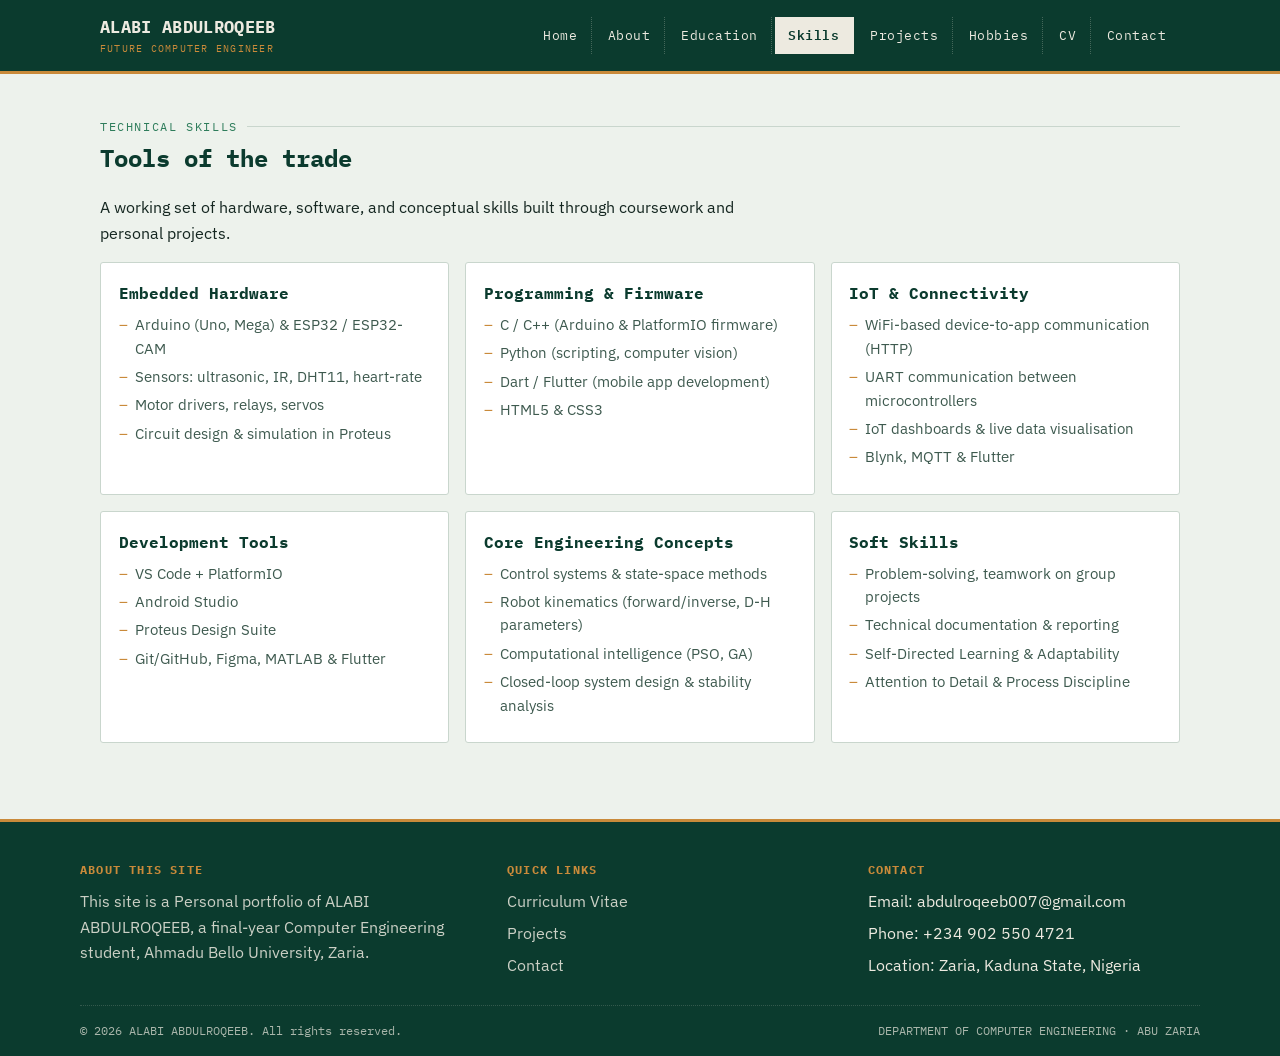
<file: skills.html>
<!DOCTYPE html>
<html lang="en">
<head>
<meta charset="UTF-8">
<meta name="viewport" content="width=device-width, initial-scale=1.0">
<title>Technical Skills</title>
<meta name="description" content="Technical skills of a final-year Electrical/Computer Engineering student.">
<link rel="stylesheet" href="assets/css/style.css">
</head>
<body>
<a class="skip-link" href="#main">Skip to main content</a>

<header class="site-header">
  <div class="header-bar">
    <a class="brand" href="index.html">ALABI ABDULROQEEB<small>Future Computer Engineer</small></a>
    <input type="checkbox" id="nav-toggle" class="nav-toggle">
    <label for="nav-toggle" class="nav-toggle-label"><span class="open-icon">MENU&nbsp;☰</span><span class="close-icon">CLOSE&nbsp;✕</span></label>
    <nav class="site-nav" aria-label="Primary">
      <ul>
        <li><a href="index.html">Home</a></li>
        <li><a href="about.html">About</a></li>
        <li><a href="education.html">Education</a></li>
        <li><a href="skills.html" aria-current="page">Skills</a></li>
        <li><a href="projects.html">Projects</a></li>
        <li><a href="hobbies.html">Hobbies</a></li>
        <li><a href="cv.html">CV</a></li>
        <li><a href="contact.html">Contact</a></li>
      </ul>
    </nav>
  </div>
</header>

<main id="main">
  <section class="section">
    <div class="container">
      <p class="section-label">Technical Skills</p>
      <h2>Tools of the trade</h2>
      <p class="lede-block">A working set of hardware, software, and conceptual skills built through coursework and personal projects.</p>

      <div class="chip-grid">
        <article class="ic-card">
          <h3>Embedded Hardware</h3>
          <ul>
            <li>Arduino (Uno, Mega) &amp; ESP32 / ESP32-CAM</li>
            <li>Sensors: ultrasonic, IR, DHT11, heart-rate</li>
            <li>Motor drivers, relays, servos</li>
            <li>Circuit design &amp; simulation in Proteus</li>
          </ul>
        </article>

        <article class="ic-card">
          <h3>Programming &amp; Firmware</h3>
          <ul>
            <li>C / C++ (Arduino &amp; PlatformIO firmware)</li>
            <li>Python (scripting, computer vision)</li>
            <li>Dart / Flutter (mobile app development)</li>
            <li>HTML5 &amp; CSS3</li>
          </ul>
        </article>

        <article class="ic-card">
          <h3>IoT &amp; Connectivity</h3>
          <ul>
            <li>WiFi-based device-to-app communication (HTTP)</li>
            <li>UART communication between microcontrollers</li>
            <li>IoT dashboards &amp; live data visualisation</li>
            <li class="ed"> Blynk, MQTT &amp; Flutter</li>
          </ul>
        </article>

        <article class="ic-card">
          <h3>Development Tools</h3>
          <ul>
            <li>VS Code + PlatformIO</li>
            <li>Android Studio</li>
            <li>Proteus Design Suite</li>
            <li class="ed"> Git/GitHub, Figma, MATLAB &amp; Flutter</li>
          </ul>
        </article>

        <article class="ic-card">
          <h3>Core Engineering Concepts</h3>
          <ul>
            <li>Control systems &amp; state-space methods</li>
            <li>Robot kinematics (forward/inverse, D-H parameters)</li>
            <li>Computational intelligence (PSO, GA)</li>
            <li>Closed-loop system design &amp; stability analysis</li>
          </ul>
        </article>

        <article class="ic-card">
          <h3>Soft Skills</h3>
          <ul>
            <li class="ed"> Problem-solving, teamwork on group projects</li>
            <li class="ed"> Technical documentation &amp; reporting</li>
            <li class="ed">Self-Directed Learning & Adaptability</li>
            <li class="ed">Attention to Detail & Process Discipline</li>
          </ul>
        </article>
      </div>
    </div>
  </section>
</main>

<footer class="site-footer">
  <div class="container footer-grid">
    <div>
      <h4>About this site</h4>
      <p>This site is a Personal portfolio of <span class="ed">ALABI ABDULROQEEB</span>, a final-year Computer Engineering student, Ahmadu Bello University, Zaria.</p>
    </div>
    <div>
      <h4>Quick Links</h4>
      <ul>
        <li><a href="cv.html">Curriculum Vitae</a></li>
        <li><a href="projects.html">Projects</a></li>
        <li><a href="contact.html">Contact</a></li>
      </ul>
    </div>
    <div>
      <h4>Contact</h4>
      <ul>
        <li>Email: <span class="ed">abdulroqeeb007@gmail.com</span></li>
        <li>Phone: <span class="ed">+234 902 550 4721</span></li>
        <li>Location: Zaria, Kaduna State, Nigeria</li>
      </ul>
    </div>
  </div>
  <div class="container footer-strip">
    <span>&copy; <span class="ed">2026</span> ALABI ABDULROQEEB. All rights reserved.</span>
    <span>DEPARTMENT OF COMPUTER ENGINEERING · ABU ZARIA</span>
  </div>
</footer>

</body>
</html>
</file>
<file: assets/css/style.css>
@import url('https://fonts.googleapis.com/css2?family=IBM+Plex+Mono:wght@400;500;600;700&family=IBM+Plex+Sans:wght@400;500;600;700&display=swap');

/* ---------- 1. Design tokens ---------- */
:root{
  --board-dark:   #0B3B2E;   /* deep PCB green   - header/nav/footer */
  --board-mid:    #12503C;   /* mid green        - hover / secondary */
  --trace:        #2E7D5B;   /* trace green      - dividers / links on paper */
  --copper:       #C98A3A;   /* copper accent    - highlights / active states */
  --copper-dim:   rgba(201,138,58,0.16);
  --silk:         #EDEAE0;   /* silkscreen white - text on dark green */
  --paper:        #EDF2EC;   /* pale board-paper background for content pages */
  --paper-raised: #FFFFFF;   /* card surfaces */
  --ink:          #142620;   /* near-black ink for body text on paper */
  --ink-soft:     #3E5A4F;   /* secondary text */
  --line:         #C9D6CD;   /* hairline borders */
  --radius:       3px;
  --font-mono:    'IBM Plex Mono', 'Courier New', monospace;
  --font-sans:    'IBM Plex Sans', system-ui, -apple-system, Segoe UI, Arial, sans-serif;
  --max:          1120px;
}

/* ---------- 2. Reset ---------- */
*, *::before, *::after{ box-sizing:border-box; }
html{ scroll-behavior:smooth; }
body{
  margin:0;
  font-family:var(--font-sans);
  background:var(--paper);
  color:var(--ink);
  line-height:1.6;
  -webkit-font-smoothing:antialiased;
}
img{ max-width:100%; display:block; }
a{ color:var(--trace); text-decoration:none; }
a:hover, a:focus{ text-decoration:underline; }
a:focus-visible, button:focus-visible, input:focus-visible, textarea:focus-visible, summary:focus-visible{
  outline:2px solid var(--copper);
  outline-offset:2px;
}
h1,h2,h3,h4{
  font-family:var(--font-mono);
  line-height:1.25;
  margin:0 0 .6em;
  color:var(--board-dark);
}
p{ margin:0 0 1em; }
ul{ margin:0; padding:0; }
li{ list-style:none; }
.container{
  max-width:var(--max);
  margin:0 auto;
  padding:0 1.25rem;
}

@media (prefers-reduced-motion: reduce){
  *{ animation-duration:0.001ms !important; animation-iteration-count:1 !important; transition-duration:0.001ms !important; scroll-behavior:auto !important; }
}

/* ---------- 3. Fill-in-the-blank markers ---------- */
/* Wrap any spot you must personalise in <span class="fillme">...</span> */
.fillme{
  display:inline-block;
  
 
  border-radius:var(--radius);
  padding:.05em .5em;
  font-family:var(--font-mono);
  font-size:.92em;
  color:#7A4A12;
}


/* A larger block-level placeholder, used for photos/images/files */
.pd-placeholder{
  border:2px dashed var(--copper);
  border-radius:var(--radius);
  background:
    repeating-linear-gradient(45deg, var(--copper-dim) 0 10px, transparent 10px 20px);
  color:#7A4A12;
  font-family:var(--font-mono);
  font-size:.85rem;
  text-align:center;
  padding:1.5rem 1rem;
  display:flex;
  align-items:center;
  justify-content:center;
  min-height:160px;
}
.pd-placeholder strong{ display:block; font-size:1rem; margin-bottom:.35rem; color:#5c3a0e; }

/* ---------- 4. Header / Edge-connector navigation ---------- */
.site-header{
  background:var(--board-dark);
  color:var(--silk);
  position:sticky;
  top:0;
  z-index:50;
  border-bottom:3px solid var(--copper);
}
.header-bar{
  max-width:var(--max);
  margin:0 auto;
  padding:.85rem 1.25rem;
  display:flex;
  align-items:center;
  justify-content:space-between;
  gap:1rem;
}
.brand{
  font-family:var(--font-mono);
  font-weight:700;
  font-size:1.05rem;
  color:var(--silk);
  letter-spacing:.02em;
  white-space:nowrap;
}
.brand small{
  display:block;
  font-weight:400;
  font-size:.65rem;
  color:var(--copper);
  letter-spacing:.12em;
  text-transform:uppercase;
}
.brand:hover{ text-decoration:none; }

.nav-toggle{ position:absolute; opacity:0; pointer-events:none; }
.nav-toggle-label{
  font-family:var(--font-mono);
  background:transparent;
  border:1px solid var(--copper);
  color:var(--copper);
  padding:.4rem .65rem;
  border-radius:var(--radius);
  cursor:pointer;
  line-height:1;
}
.nav-toggle-label .close-icon{ display:none; }

/* Edge-connector strip: each link = a gold "pin" */
.site-nav{
  display:none;
  width:100%;
}
.site-nav ul{
  display:flex;
  flex-direction:column;
  border-top:1px solid rgba(201,138,58,.35);
  margin-top:.75rem;
}
.site-nav a{
  display:block;
  font-family:var(--font-mono);
  font-size:.82rem;
  letter-spacing:.04em;
  color:var(--silk);
  padding:.7rem .3rem;
  border-bottom:1px solid rgba(237,234,224,.12);
}
.site-nav a:hover, .site-nav a:focus{
  color:var(--board-dark);
  background:var(--copper);
  text-decoration:none;
}
.site-nav a[aria-current="page"]{
  color:var(--board-dark);
  background:var(--silk);
  font-weight:600;
}
.nav-toggle:checked ~ .site-nav{ display:block; }
.nav-toggle:checked ~ .nav-toggle-label .open-icon{ display:none; }
.nav-toggle:checked ~ .nav-toggle-label .close-icon{ display:inline; }

@media (min-width:800px){
  .nav-toggle-label{ display:none; }
  .site-nav{ display:block; width:auto; }
  .site-nav ul{
    flex-direction:row;
    border-top:none;
    margin-top:0;
    gap:.15rem;
  }
  .site-nav a{
    border-bottom:none;
    border-right:1px dotted rgba(237,234,224,.25);
    padding:.5rem .85rem;
  }
  .site-nav li:last-child a{ border-right:none; }
}

/* ---------- 5. Hero (home page "boot sequence") ---------- */
.hero{
  background:linear-gradient(180deg, var(--board-dark) 0%, var(--board-mid) 100%);
  color:var(--silk);
  padding:3rem 0 3.5rem;
}
.boot{
  font-family:var(--font-mono);
  font-size:.85rem;
  color:#9FD7BC;
  margin-bottom:1.25rem;
  white-space:pre-wrap;
}
.boot .cursor{ animation:blink 1.1s steps(1) infinite; }
@keyframes blink{ 50%{ opacity:0; } }
.hero h1{
  color:var(--silk);
  font-size:clamp(1.9rem, 5vw, 3rem);
  margin-bottom:.4rem;
}
.hero .role{
  font-family:var(--font-mono);
  color:var(--copper);
  font-size:1.05rem;
  margin-bottom:1.1rem;
}
.hero p.lede{ max-width:60ch; color:var(--silk); opacity:.92; }
.hero-actions{ display:flex; gap:.75rem; flex-wrap:wrap; margin-top:1.4rem; }

.btn{
  display:inline-block;
  font-family:var(--font-mono);
  font-size:.85rem;
  padding:.65rem 1.1rem;
  border-radius:var(--radius);
  border:1px solid var(--copper);
  transition:transform .15s ease, box-shadow .15s ease;
}
.btn:hover, .btn:focus{ text-decoration:none; transform:translateY(-2px); }
.btn-primary{ background:var(--copper); color:var(--board-dark); font-weight:600; }
.btn-primary:hover{ box-shadow:0 4px 0 0 #8a5f24; }
.btn-ghost{ background:transparent; color:var(--silk); }
.btn-ghost:hover{ background:rgba(237,234,224,.08); }

/* Stat pins row on home */
.pin-stats{
  display:grid;
  grid-template-columns:repeat(2,1fr);
  gap:1px;
  background:rgba(237,234,224,.18);
  margin-top:2.2rem;
  border:1px solid rgba(237,234,224,.18);
}
.pin-stats div{
  background:var(--board-dark);
  padding:1rem .75rem;
}
.pin-stats .num{ font-family:var(--font-mono); color:var(--copper); font-size:1.5rem; font-weight:700; display:block; }
.pin-stats .label{ font-size:.72rem; letter-spacing:.06em; text-transform:uppercase; color:var(--silk); opacity:.8; }
@media (min-width:640px){ .pin-stats{ grid-template-columns:repeat(4,1fr); } }

/* ---------- 6. Section scaffolding ---------- */
.section{ padding:2.75rem 0; }
.section + .section{ border-top:1px solid var(--line); }
.section-label{
  font-family:var(--font-mono);
  font-size:.72rem;
  letter-spacing:.14em;
  text-transform:uppercase;
  color:var(--trace);
  display:flex;
  align-items:center;
  gap:.6rem;
  margin-bottom:.4rem;
}
.section-label::after{
  content:"";
  flex:1;
  height:1px;
  background:var(--line);
}
.section h2{ font-size:1.5rem; margin-bottom:1.4rem; }
.lede-block{ max-width:70ch; }

/* ---------- 7. Component-style cards (skills, projects) ---------- */
.chip-grid{
  display:grid;
  grid-template-columns:1fr;
  gap:1rem;
}
@media (min-width:640px){ .chip-grid{ grid-template-columns:repeat(2,1fr); } }
@media (min-width:980px){ .chip-grid{ grid-template-columns:repeat(3,1fr); } }

.ic-card{
  position:relative;
  background:var(--paper-raised);
  border:1px solid var(--line);
  border-radius:var(--radius);
  padding:1.25rem 1.1rem;
  transition:transform .15s ease, box-shadow .15s ease, border-color .15s ease;
}
.ic-card:hover{
  transform:translateY(-3px);
  box-shadow:0 8px 18px rgba(11,59,46,.12);
  border-color:var(--copper);
}
.ic-card .chip-id{
  font-family:var(--font-mono);
  font-size:.68rem;
  color:var(--copper);
  letter-spacing:.08em;
  display:block;
  margin-bottom:.35rem;
}
.ic-card h3{ font-size:1.02rem; margin-bottom:.5rem; }
.ic-card ul{ margin-top:.6rem; }
.ic-card li{
  font-size:.92rem;
  padding-left:1rem;
  position:relative;
  margin-bottom:.3rem;
  color:var(--ink-soft);
}
.ic-card li::before{
  content:"–";
  position:absolute; left:0; color:var(--copper);
}
.tag-row{ display:flex; flex-wrap:wrap; gap:.4rem; margin-top:.75rem; }
.tag{
  font-family:var(--font-mono);
  font-size:.68rem;
  background:var(--paper);
  border:1px solid var(--line);
  color:var(--ink-soft);
  padding:.2rem .5rem;
  border-radius:2px;
}

/* Project cards get pin-marks on the sides, like an IC package */
.ic-card.project{ border-left:4px solid var(--trace); }
.ic-card.project .status{
  font-family:var(--font-mono);
  font-size:.68rem;
  text-transform:uppercase;
  letter-spacing:.06em;
  color:#fff;
  background:var(--trace);
  padding:.15rem .5rem;
  border-radius:2px;
  display:inline-block;
  margin-bottom:.5rem;
}
.ic-card.project .links{ margin-top:.85rem; display:flex; gap:.9rem; font-family:var(--font-mono); font-size:.8rem; }

/* ---------- 8. Datasheet tables (education / CV) ---------- */
.datasheet{
  width:100%;
  border-collapse:collapse;
  background:var(--paper-raised);
  font-size:.94rem;
}
.datasheet caption{
  text-align:left;
  font-family:var(--font-mono);
  font-size:.72rem;
  letter-spacing:.1em;
  text-transform:uppercase;
  color:var(--trace);
  margin-bottom:.5rem;
}
.datasheet th, .datasheet td{
  border:1px solid var(--line);
  padding:.65rem .75rem;
  text-align:left;
  vertical-align:top;
}
.datasheet thead th{
  background:var(--board-dark);
  color:var(--silk);
  font-family:var(--font-mono);
  font-size:.75rem;
  letter-spacing:.05em;
  text-transform:uppercase;
}
.datasheet tbody tr:nth-child(even){ background:var(--paper); }
.table-wrap{ overflow-x:auto; }

/* ---------- 9. Timeline (Educational Background) ---------- */
.timeline{ position:relative; padding-left:1.4rem; border-left:2px solid var(--trace); }
.timeline-item{ position:relative; padding-bottom:1.8rem; }
.timeline-item:last-child{ padding-bottom:0; }
.timeline-item::before{
  content:"";
  position:absolute; left:-1.58rem; top:.2rem;
  width:10px; height:10px; border-radius:50%;
  background:var(--copper);
  border:2px solid var(--paper);
  box-shadow:0 0 0 2px var(--trace);
}
.timeline-item .when{
  font-family:var(--font-mono);
  font-size:.75rem;
  color:var(--trace);
  text-transform:uppercase;
  letter-spacing:.05em;
}
.timeline-item h3{ margin:.15rem 0 .3rem; font-size:1.05rem; }

/* ---------- 10. Accordion (native details/summary — no JS/CSS hacks needed) ---------- */
.accordion{
  border:1px solid var(--line);
  border-radius:var(--radius);
  background:var(--paper-raised);
  margin-bottom:.75rem;
}
.accordion summary{
  cursor:pointer;
  font-family:var(--font-mono);
  font-weight:600;
  padding:.85rem 1rem;
  list-style:none;
  display:flex;
  justify-content:space-between;
  align-items:center;
}
.accordion summary::-webkit-details-marker{ display:none; }
.accordion summary::after{ content:"+"; color:var(--copper); font-size:1.1rem; }
.accordion[open] summary::after{ content:"–"; }
.accordion .accordion-body{ padding:0 1rem 1rem; color:var(--ink-soft); }

/* ---------- 11. Forms (Contact) ---------- */
.form-grid{ display:grid; gap:1rem; max-width:640px; }
.field label{
  display:block;
  font-family:var(--font-mono);
  font-size:.78rem;
  text-transform:uppercase;
  letter-spacing:.05em;
  color:var(--trace);
  margin-bottom:.35rem;
}
.field input, .field textarea{
  width:100%;
  font-family:var(--font-sans);
  font-size:1rem;
  padding:.65rem .75rem;
  border:1px solid var(--line);
  border-radius:var(--radius);
  background:var(--paper-raised);
  color:var(--ink);
}
.field input:focus, .field textarea:focus{ border-color:var(--copper); }
.hint{ font-size:.8rem; color:var(--ink-soft); margin-top:-.25rem; }

/* ---------- 12. Footer (datasheet-style) ---------- */
.site-footer{
  background:var(--board-dark);
  color:var(--silk);
  margin-top:2rem;
  border-top:3px solid var(--copper);
}
.footer-grid{
  display:grid;
  gap:1.75rem;
  padding:2.5rem 0 1.25rem;
  grid-template-columns:1fr;
}
@media (min-width:700px){ .footer-grid{ grid-template-columns:1.2fr 1fr 1fr; } }
.footer-grid h4{
  color:var(--copper);
  font-size:.75rem;
  letter-spacing:.1em;
  text-transform:uppercase;
  margin-bottom:.75rem;
}
.footer-grid a{ color:var(--silk); opacity:.85; }
.footer-grid p{ color:var(--silk); opacity:.85; }
.footer-grid li{ margin-bottom:.4rem; }
.footer-strip{
  border-top:1px dotted rgba(237,234,224,.25);
  padding:1rem 0;
  font-family:var(--font-mono);
  font-size:.72rem;
  color:var(--silk);
  opacity:.7;
  display:flex;
  flex-wrap:wrap;
  justify-content:space-between;
  gap:.5rem;
}

/* ---------- 13. Misc utility ---------- */
.text-center{ text-align:center; }
.mt-lg{ margin-top:2rem; }
.skip-link{
  position:absolute; left:-999px; top:auto;
  background:var(--copper); color:var(--board-dark);
  padding:.6rem 1rem; z-index:100; font-family:var(--font-mono);
}
.skip-link:focus{ left:1rem; top:1rem; }
.img{max-width:260px;}
</file>
